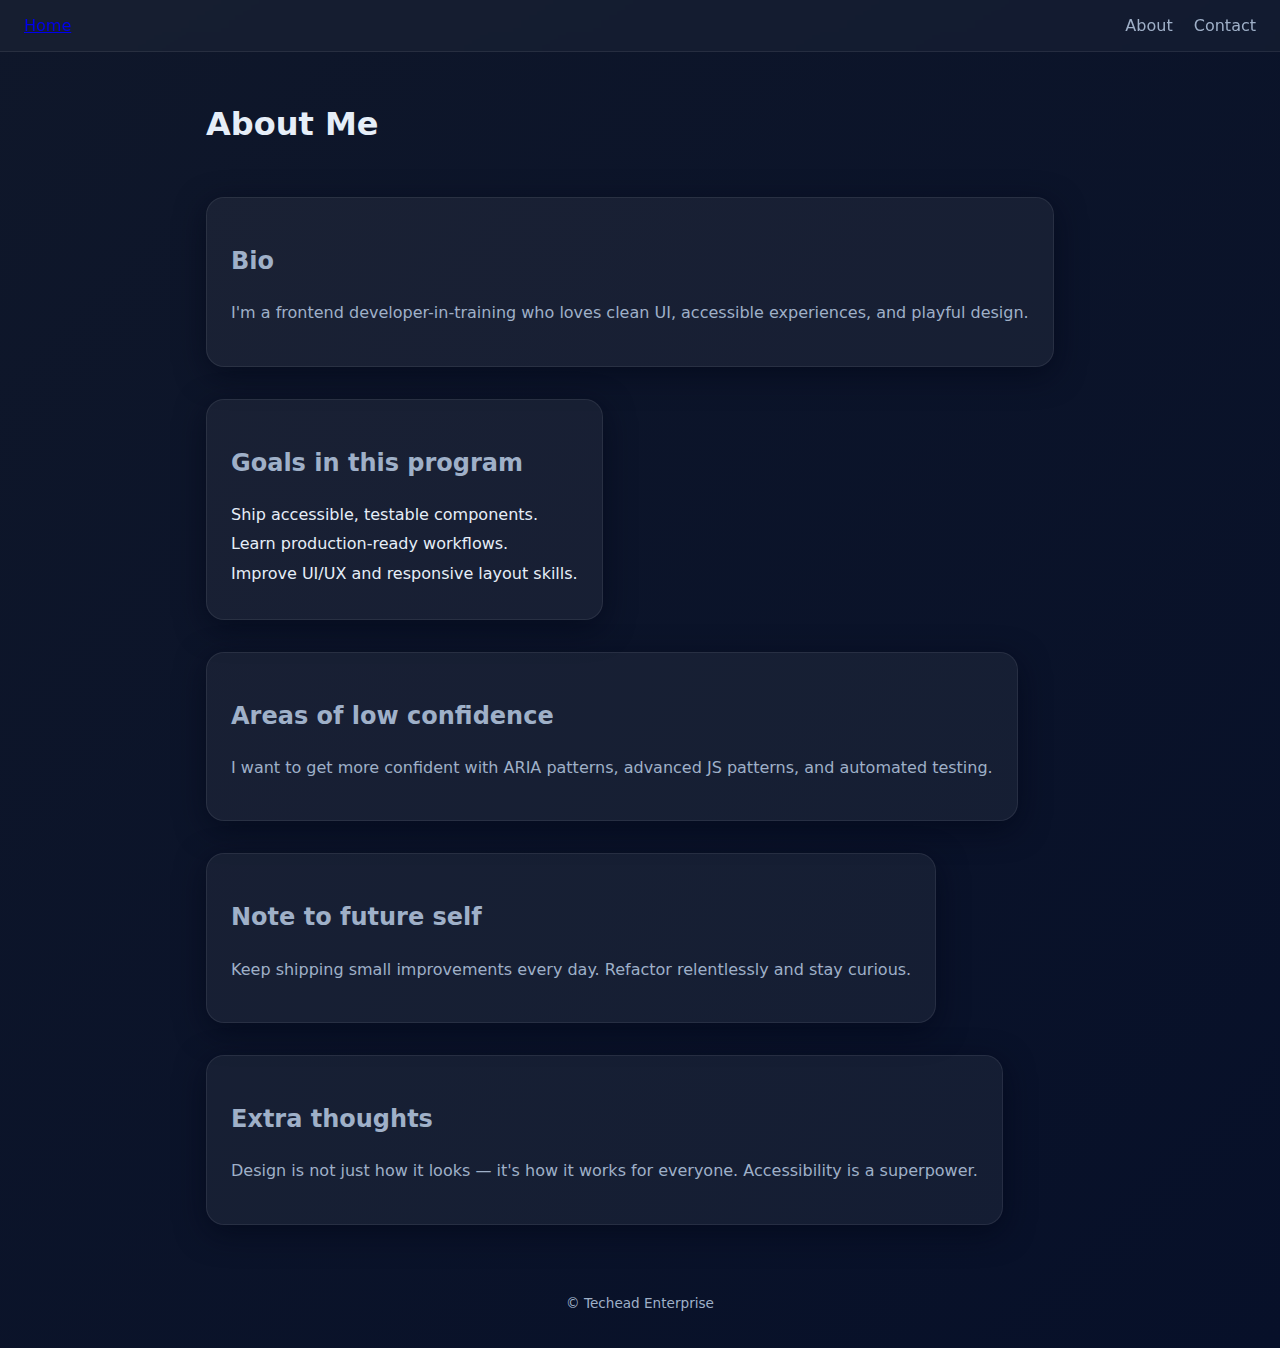
<file: about.html>
<!doctype html>
<html lang="en">
<head>
  <meta charset="utf-8" />
  <meta name="viewport" content="width=device-width,initial-scale=1" />
  <title>About Me — Techead Enterprise</title>
  <link rel="stylesheet" href="style.css">
</head>
<body>
  <header class="site-header">
    <a class="logo" href="index.html" aria-label="Frontend Wizards home">Home</a>
    <nav>
      <a href="about.html">About</a>
      <a href="contact.html">Contact</a>
    </nav>
  </header>

  <main data-testid="test-about-page" class="container about-page">
    <h1 class="page-title">About Me</h1>

    <section aria-labelledby="bio-heading" class="about-section" data-testid="test-about-bio">
      <h2 id="bio-heading">Bio</h2>
      <p>I'm a frontend developer-in-training who loves clean UI, accessible experiences, and playful design.</p>
    </section>

    <section aria-labelledby="goals-heading" class="about-section" data-testid="test-about-goals">
      <h2 id="goals-heading">Goals in this program</h2>
      <ul>
        <li>Ship accessible, testable components.</li>
        <li>Learn production-ready workflows.</li>
        <li>Improve UI/UX and responsive layout skills.</li>
      </ul>
    </section>

    <section aria-labelledby="confidence-heading" class="about-section" data-testid="test-about-confidence">
      <h2 id="confidence-heading">Areas of low confidence</h2>
      <p>I want to get more confident with ARIA patterns, advanced JS patterns, and automated testing.</p>
    </section>

    <section aria-labelledby="future-heading" class="about-section" data-testid="test-about-future-note">
      <h2 id="future-heading">Note to future self</h2>
      <p>Keep shipping small improvements every day. Refactor relentlessly and stay curious.</p>
    </section>

    <section aria-labelledby="extra-heading" class="about-section" data-testid="test-about-extra">
      <h2 id="extra-heading">Extra thoughts</h2>
      <p>Design is not just how it looks — it's how it works for everyone. Accessibility is a superpower.</p>
    </section>
  </main>

  <footer class="site-footer">
    <p>&copy; Techead Enterprise</p>
  </footer>
</body>
</html>
</file>
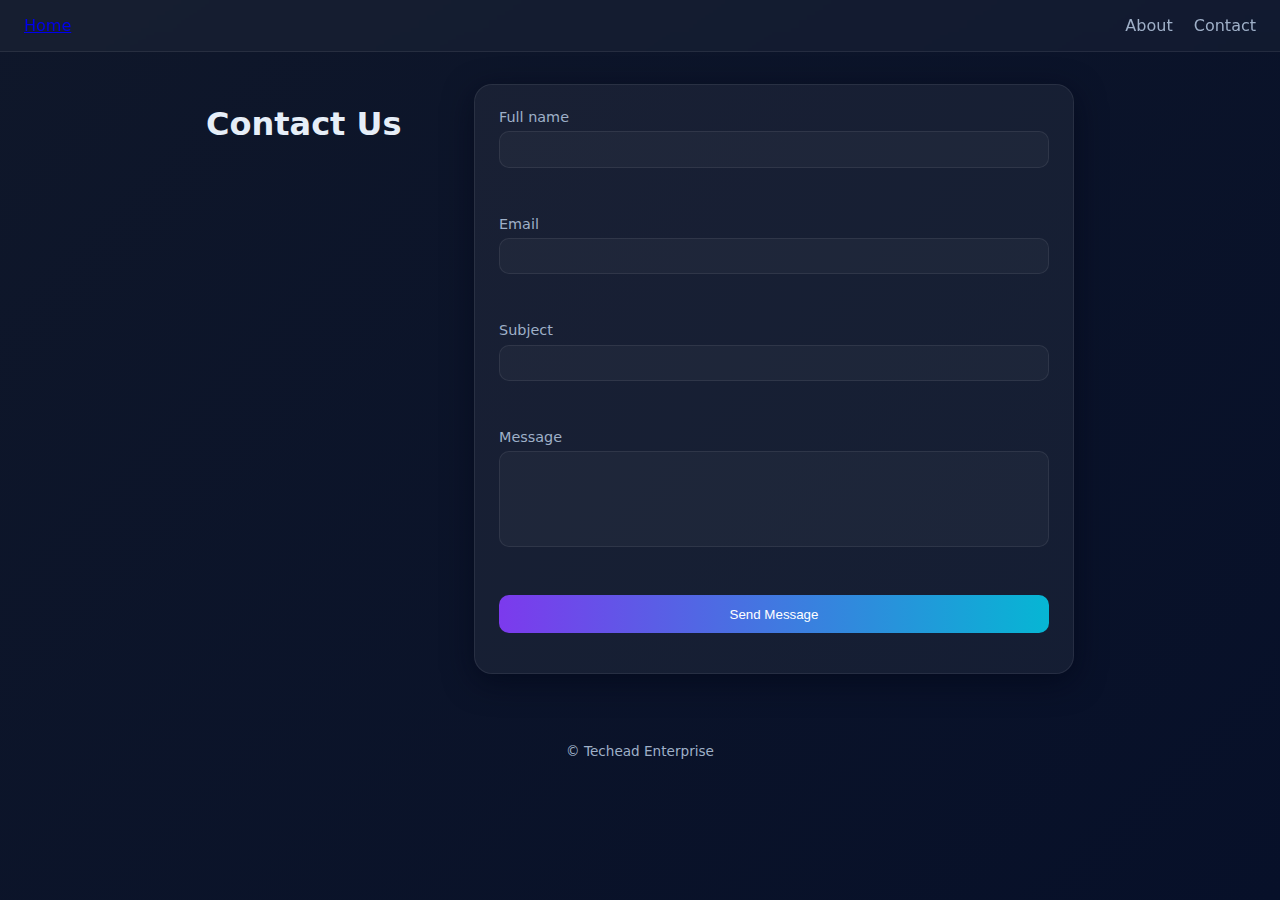
<file: contact.html>
<!doctype html>
<html lang="en">
<head>
  <meta charset="utf-8" />
  <meta name="viewport" content="width=device-width,initial-scale=1" />
  <title>Contact — Techead Enterprise</title>
  <link rel="stylesheet" href="style.css">
</head>
<body>
  <header class="site-header">
    <a class="logo" href="index.html" aria-label="Frontend Wizards home">Home</a>
    <nav>
      <a href="about.html">About</a>
      <a href="contact.html">Contact</a>
    </nav>
  </header>

  <main class="container contact-page">
    <h1 class="page-title">Contact Us</h1>

    <form id="contactForm" novalidate aria-describedby="form-status" class="contact-form" >
      <div class="form-row">
        <label for="fullName">Full name</label>
        <input id="fullName" name="fullName" type="text" data-testid="test-contact-name" required aria-describedby="error-fullName" />
        <p role="alert" id="error-fullName" class="field-error" data-testid="test-contact-error-fullName" aria-live="polite"></p>
      </div>

      <div class="form-row">
        <label for="email">Email</label>
        <input id="email" name="email" type="email" data-testid="test-contact-email" required aria-describedby="error-email" />
        <p role="alert" id="error-email" class="field-error" data-testid="test-contact-error-email" aria-live="polite"></p>
      </div>

      <div class="form-row">
        <label for="subject">Subject</label>
        <input id="subject" name="subject" type="text" data-testid="test-contact-subject" required aria-describedby="error-subject" />
        <p role="alert" id="error-subject" class="field-error" data-testid="test-contact-error-subject" aria-live="polite"></p>
      </div>

      <div class="form-row">
        <label for="message">Message</label>
        <textarea id="message" name="message" rows="5" data-testid="test-contact-message" required aria-describedby="error-message"></textarea>
        <p role="alert" id="error-message" class="field-error" data-testid="test-contact-error-message" aria-live="polite"></p>
      </div>

      <div class="form-row form-actions">
        <button type="submit" data-testid="test-contact-submit" class="btn">Send Message</button>
      </div>

      <div id="form-status" aria-live="polite" class="form-status">
        <p id="successMessage" class="success" data-testid="test-contact-success" hidden>Thanks! Your message was sent.</p>
      </div>
    </form>
  </main>

  <footer class="site-footer">
    <p>&copy; Techead Enterprise</p>
  </footer>

  <script src="script.js" defer></script>
</body>
</html>
</file>
<file: style.css>
/* ==============================
   ROOT VARIABLES
============================== */
:root {
  --bg: linear-gradient(135deg, #0f172a 0%, #071029 100%);
  --card-glass: rgba(255, 255, 255, 0.05);
  --border: rgba(255, 255, 255, 0.08);
  --accent-1: #7c3aed;
  --accent-2: #06b6d4;
  --text: #e6eef8;
  --muted: #9fb0c8;
  --radius: 18px;
  --shadow: 0 8px 30px rgba(2, 6, 23, 0.6);
}

/* ==============================
   BASE
============================== */
* { box-sizing: border-box; }

body {
  margin: 0;
  font-family: "Inter", system-ui, sans-serif;
  background: var(--bg);
  color: var(--text);
  min-height: 100vh;
  display: flex;
  flex-direction: column;
  align-items: center;
  -webkit-font-smoothing: antialiased;
  -moz-osx-font-smoothing: grayscale;
}

/* ==============================
   HEADER + NAVIGATION
============================== */
header {
  width: 100%;
  backdrop-filter: blur(8px);
  background: rgba(255, 255, 255, 0.03);
  border-bottom: 1px solid var(--border);
  padding: 1rem 1.5rem;
  display: flex;
  justify-content: space-between;
  align-items: center;
  position: sticky;
  top: 0;
  z-index: 100;
}

header h1 {
  font-size: 1.1rem;
  font-weight: 700;
  color: var(--text);
  margin: 0;
}

nav a {
  color: var(--muted);
  text-decoration: none;
  margin-left: 1rem;
  transition: color 0.2s;
}

nav a:hover {
  color: var(--accent-2);
}

/* ==============================
   CONTAINER
============================== */
.container {
  width: 100%;
  max-width: 900px;
  padding: 2rem 1rem;
  display: flex;
  justify-content: center;
  flex-wrap: wrap;
  gap: 2rem;
}

/* ==============================
   PROFILE CARD
============================== */
.profile-card {
  background: var(--card-glass);
  border: 1px solid var(--border);
  border-radius: var(--radius);
  box-shadow: var(--shadow);
  max-width: 400px;
  width: 100%;
  padding: 2rem 1.5rem;
  text-align: center;
  position: relative;
  overflow: hidden;
  transition: transform 0.2s ease;
}

.profile-card:hover {
  transform: translateY(-5px);
}

/* Avatar + drip */
.avatar {
  position: relative;
  width: 130px;
  height: 130px;
  margin: 0 auto 1rem;
}

.avatar img {
  width: 100%;
  height: 100%;
  object-fit: cover;
  border-radius: 999px;
  border: 4px solid rgba(255, 255, 255, 0.08);
}

.drip {
  position: absolute;
  right: -25px;
  bottom: -25px;
  width: 130px;
  height: 130px;
  background: radial-gradient(circle at 30% 30%, rgba(124,58,237,0.45), transparent 30%), 
              radial-gradient(circle at 70% 70%, rgba(6,182,212,0.4), transparent 30%);
  filter: blur(12px);
  border-radius: 50%;
  z-index: -1;
  opacity: 0.9;
}

/* Info */
.profile-name {
  font-size: 1.5rem;
  margin: 0.5rem 0 0;
}

.profile-role {
  color: var(--muted);
  font-size: 0.95rem;
  margin-bottom: 0.75rem;
}

.profile-bio {
  color: var(--muted);
  font-size: 0.9rem;
  margin-bottom: 1rem;
}

/* Likes + Dislikes + Timer */
ul {
  list-style: none;
  padding: 0;
  margin: 0.5rem 0;
}

ul li {
  margin: 0.25rem 0;
  color: var(--text);
}

.timer {
  margin-top: 0.5rem;
  font-size: 0.9rem;
  color: var(--muted);
}

/* Social links */
.social-links {
  display: flex;
  justify-content: center;
  gap: 1.2rem;
  margin-top: 1rem;
}

.social-links a {
  color: var(--accent-2);
  text-decoration: none;
  font-size: 1.3rem;
  transition: color 0.25s;
}

.social-links a:hover {
  color: var(--accent-1);
}

/* ==============================
   ABOUT PAGE
============================== */
.about-section {
  background: var(--card-glass);
  border: 1px solid var(--border);
  border-radius: var(--radius);
  padding: 1.5rem;
  color: var(--muted);
  line-height: 1.6;
  box-shadow: var(--shadow);
}

/* ==============================
   CONTACT PAGE
============================== */
.contact-form {
  background: var(--card-glass);
  border: 1px solid var(--border);
  border-radius: var(--radius);
  padding: 1.5rem;
  width: 100%;
  max-width: 600px;
  box-shadow: var(--shadow);
}

.form-row {
  display: flex;
  flex-direction: column;
  margin-bottom: 1rem;
}

label {
  color: var(--muted);
  font-size: 0.9rem;
  margin-bottom: 0.4rem;
}

input,
textarea {
  background: rgba(255, 255, 255, 0.03);
  border: 1px solid var(--border);
  border-radius: 10px;
  padding: 0.6rem;
  color: var(--text);
  resize: none;
}

input:focus,
textarea:focus {
  outline: 2px solid var(--accent-2);
  outline-offset: 2px;
}

button {
  background: linear-gradient(90deg, var(--accent-1), var(--accent-2));
  color: white;
  border: none;
  border-radius: 10px;
  padding: 0.7rem 1.4rem;
  cursor: pointer;
  transition: transform 0.2s;
}

button:hover {
  transform: translateY(-2px);
}

/* ==============================
   FOOTER
============================== */
footer {
  text-align: center;
  color: var(--muted);
  font-size: 0.85rem;
  padding: 1.5rem 0;
}

/* ==============================
   RESPONSIVE
============================== */
@media (min-width: 768px) {
  .container {
    justify-content: space-between;
  }

  .profile-card {
    text-align: left;
    display: grid;
    grid-template-columns: 150px 1fr;
    align-items: center;
    gap: 1.5rem;
  }

  .avatar { margin: 0; }

  .social-links { justify-content: flex-start; }
}
</file>
